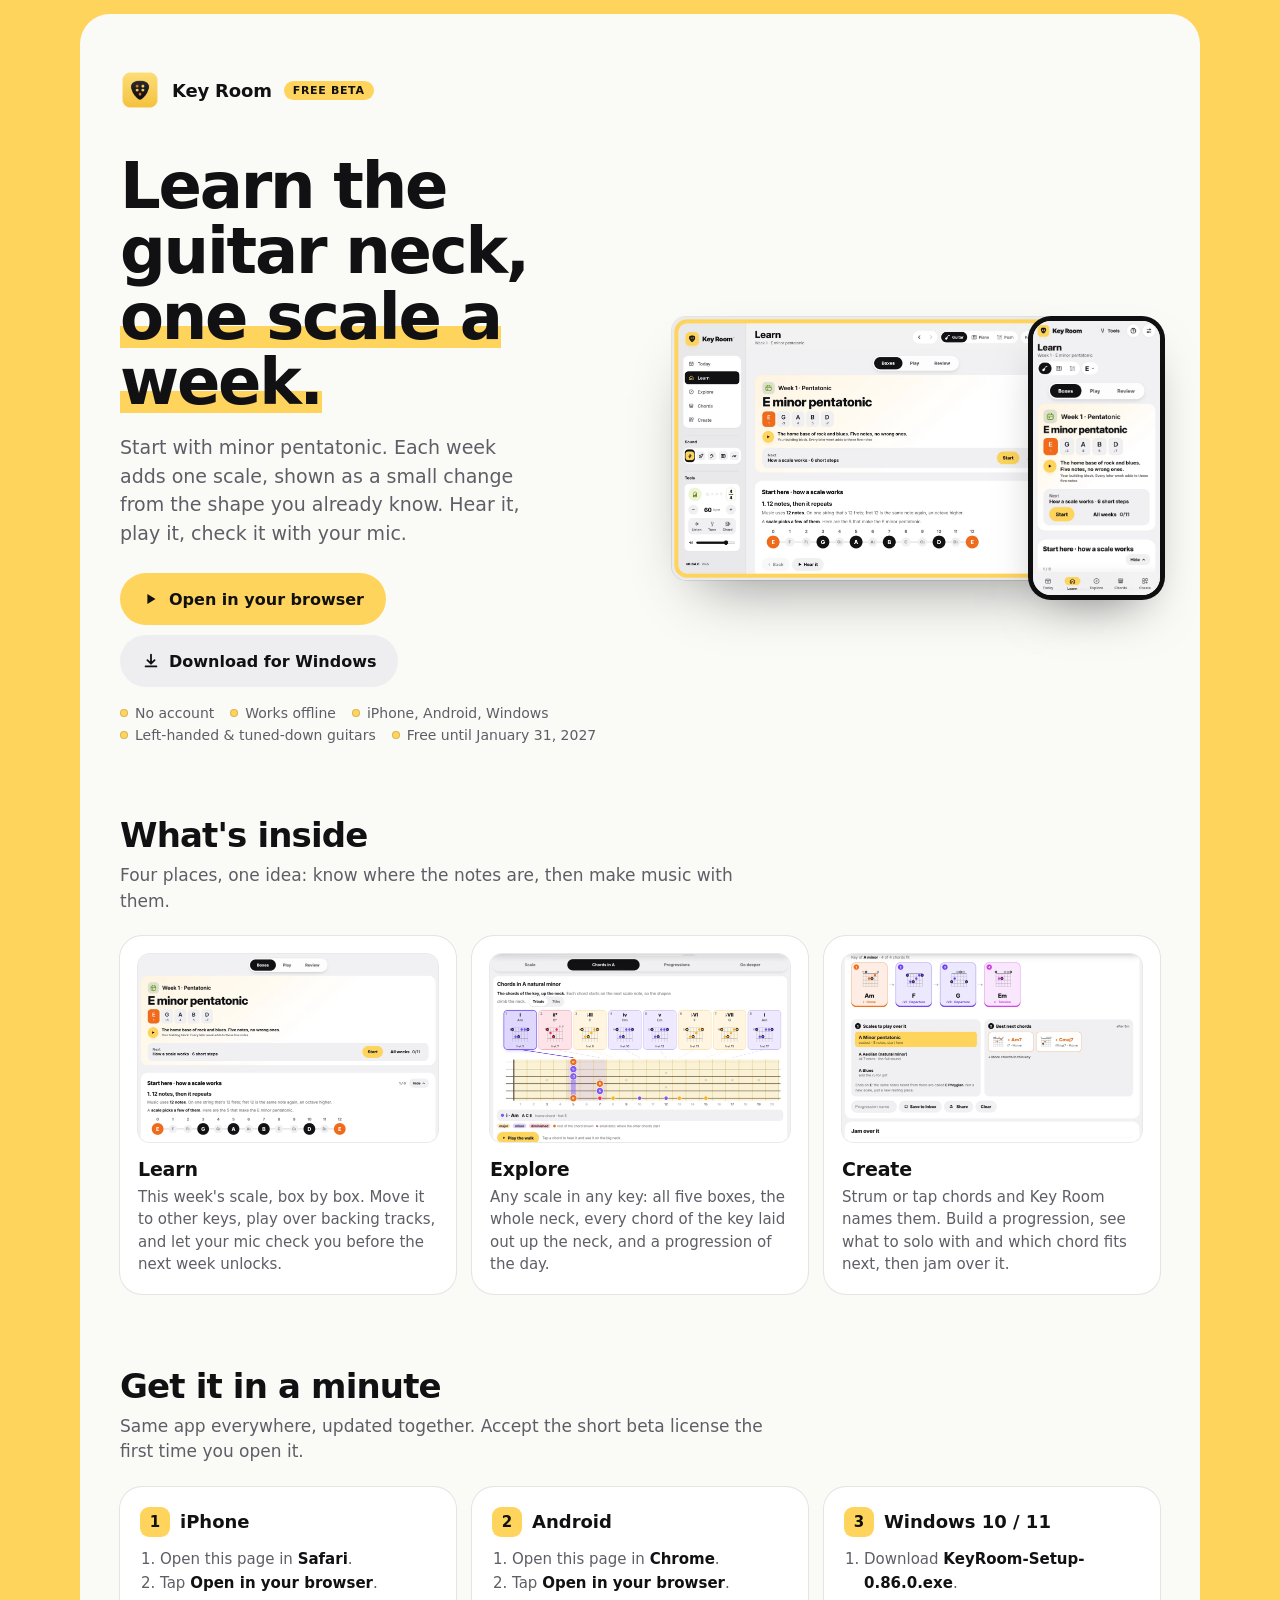
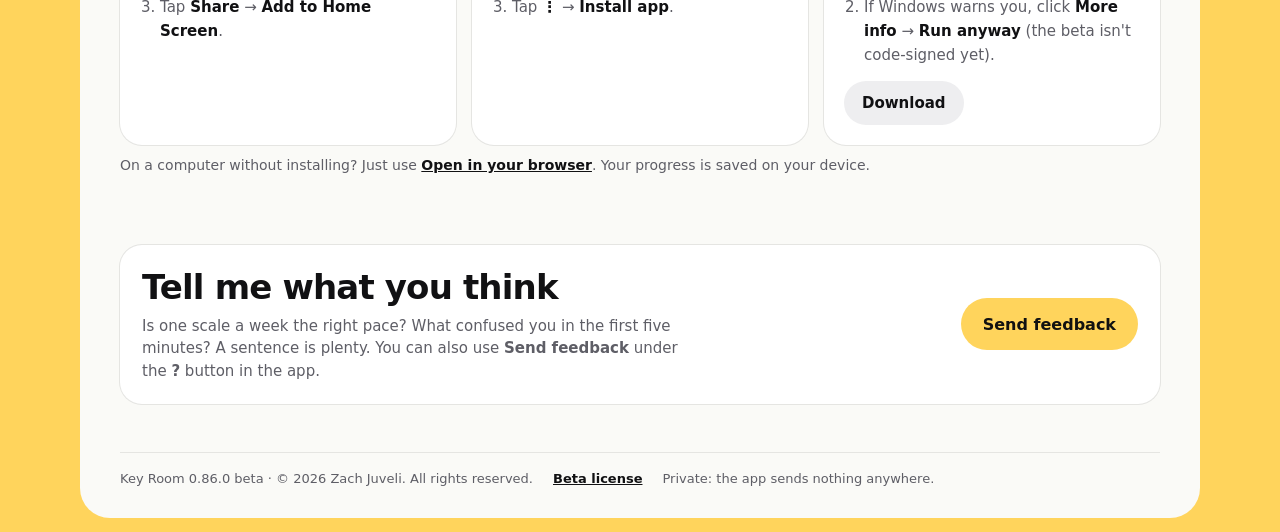
<file: docs/index.html>
<!doctype html>
<html lang="en">
<head>
<meta charset="utf-8">
<meta name="viewport" content="width=device-width,initial-scale=1,viewport-fit=cover">
<title>Key Room: learn guitar one scale a week</title>
<meta name="description" content="Learn guitar one scale per week, built up from minor pentatonic. Free beta for iPhone, Android and Windows. Works offline.">
<meta property="og:type" content="website">
<meta property="og:site_name" content="Key Room">
<meta property="og:title" content="Key Room: learn guitar one scale a week">
<meta property="og:description" content="Learn guitar one scale per week, built up from minor pentatonic. Free beta for iPhone, Android and Windows. Works offline.">
<meta property="og:url" content="https://zjuv007.github.io/keyroom-beta/">
<meta property="og:image" content="https://zjuv007.github.io/keyroom-beta/preview.png">
<meta property="og:image:width" content="1200">
<meta property="og:image:height" content="630">
<meta property="og:image:alt" content="Key Room on a laptop and a phone, showing Week 1: E minor pentatonic">
<meta name="twitter:card" content="summary_large_image">
<meta name="twitter:title" content="Key Room: learn guitar one scale a week">
<meta name="twitter:description" content="Learn guitar one scale per week, built up from minor pentatonic. Free beta for iPhone, Android and Windows. Works offline.">
<meta name="twitter:image" content="https://zjuv007.github.io/keyroom-beta/preview.png">
<link rel="icon" href="icon.png">
<link rel="apple-touch-icon" href="app/icons/apple-touch-icon.png">
<meta name="theme-color" content="#FFD45C">
<style>
:root{--page:#FFD45C;--bg:#FAFAF7;--card:#FFFFFF;--ink:#111113;--ink2:#5E5E66;--line:rgba(17,17,19,.09);--acc:#FFD45C;--root:#F26A1B;--btn2:#EEEEF0}
@media (prefers-color-scheme:dark){:root{--page:#1B1A14;--bg:#0F0F11;--card:#18181B;--ink:#F4F4F6;--ink2:#A2A2AA;--line:rgba(255,255,255,.09);--btn2:#26262B}}
*{box-sizing:border-box}
img{max-width:100%;height:auto}
html{background:var(--page)}
body{margin:0;padding:14px;font-family:"Inter",-apple-system,BlinkMacSystemFont,"Segoe UI Variable Text","Segoe UI",system-ui,sans-serif;color:var(--ink);-webkit-font-smoothing:antialiased}
.wrap{max-width:1120px;margin:0 auto;background:var(--bg);border-radius:30px;padding:56px 40px 32px;overflow:hidden}
@media (max-width:700px){body{padding:0}.wrap{border-radius:0;padding:36px 18px 24px}}
.brand{display:flex;align-items:center;gap:12px;font-weight:800;font-size:18px;letter-spacing:-.01em}
.brand img{width:40px;height:40px;border-radius:11px}
.beta{font-size:11px;font-weight:800;letter-spacing:.06em;background:var(--acc);color:#111;padding:3px 9px;border-radius:999px}
.hero{display:grid;grid-template-columns:1.05fr 1fr;gap:40px;align-items:center;margin-top:44px}
@media (max-width:900px){.hero{grid-template-columns:1fr;gap:28px;margin-top:28px}}
h1{margin:0;font-size:clamp(38px,6vw,64px);line-height:1.02;letter-spacing:-.035em;font-weight:850}
h1 em{font-style:normal;background:linear-gradient(transparent 62%,var(--acc) 62%,var(--acc) 92%,transparent 92%)}
@media (prefers-color-scheme:dark){h1 em{background:none;color:var(--acc)}}
.note a,footer a{color:var(--ink);font-weight:600}
.lead{margin:18px 0 0;font-size:19px;line-height:1.5;color:var(--ink2);max-width:34ch}
.cta{display:flex;flex-wrap:wrap;gap:10px;margin-top:26px}
.b{display:inline-flex;align-items:center;gap:9px;padding:15px 22px;border-radius:999px;font-weight:800;font-size:16px;text-decoration:none;color:var(--ink);background:var(--btn2);min-height:52px}
.b.pri{background:var(--acc);color:#111}
.b svg{width:18px;height:18px;flex:none}
.b:focus-visible{outline:3px solid var(--root);outline-offset:3px}
.facts{display:flex;flex-wrap:wrap;gap:6px 16px;margin:18px 0 0;padding:0;list-style:none;font-size:14px;color:var(--ink2)}
.facts li::before{content:"";display:inline-block;width:8px;height:8px;border-radius:50%;background:var(--acc);margin-right:7px;vertical-align:1px;box-shadow:inset 0 0 0 1px rgba(0,0,0,.15)}
.shots{position:relative;padding-right:14%}
.shots .desk{display:block;width:100%;border-radius:14px;box-shadow:0 30px 60px -28px rgba(0,0,0,.45),0 0 0 1px var(--line)}
.shots .ph{position:absolute;right:0;bottom:-6%;width:26%;border-radius:18px;box-shadow:0 24px 50px -18px rgba(0,0,0,.5),0 0 0 5px #111}
section{margin-top:72px}
@media (max-width:700px){section{margin-top:48px}}
h2{margin:0 0 8px;font-size:clamp(26px,3.4vw,34px);letter-spacing:-.025em}
.sub{margin:0 0 22px;color:var(--ink2);font-size:17px;line-height:1.5;max-width:60ch}
.feat{display:grid;grid-template-columns:repeat(3,1fr);gap:16px}
@media (max-width:900px){.feat{grid-template-columns:1fr}}
.f{background:var(--card);border-radius:22px;padding:18px;box-shadow:0 0 0 1px var(--line)}
.f img{display:block;width:100%;aspect-ratio:16/10;object-fit:cover;object-position:top left;border-radius:12px;box-shadow:0 0 0 1px var(--line)}
.f h3{margin:16px 0 6px;font-size:19px;letter-spacing:-.01em}
.f p{margin:0;color:var(--ink2);font-size:15px;line-height:1.5}
.steps{display:grid;grid-template-columns:repeat(3,1fr);gap:16px}
@media (max-width:900px){.steps{grid-template-columns:1fr}}
.s{background:var(--card);border-radius:22px;padding:20px;box-shadow:0 0 0 1px var(--line)}
.s h3{margin:0 0 10px;font-size:18px;display:flex;align-items:center;gap:10px}
.s h3 i{font-style:normal;width:30px;height:30px;border-radius:9px;background:var(--acc);color:#111;display:grid;place-items:center;font-size:15px}
.s ol{margin:0;padding-left:20px;color:var(--ink2);font-size:15px;line-height:1.6}
.s b{color:var(--ink)}
.s .b{margin-top:14px;padding:11px 18px;min-height:44px;font-size:15px}
.note{margin-top:12px;font-size:14px;color:var(--ink2)}
.fb{display:flex;flex-wrap:wrap;align-items:center;justify-content:space-between;gap:16px;background:var(--card);border-radius:22px;padding:22px;box-shadow:0 0 0 1px var(--line)}
.fb p{margin:6px 0 0;color:var(--ink2);font-size:15px;line-height:1.5;max-width:58ch}
footer{margin-top:48px;padding-top:18px;border-top:1px solid var(--line);display:flex;flex-wrap:wrap;gap:8px 20px;font-size:13px;color:var(--ink2)}
</style>

</head>
<body>
<div class="wrap">
  <div class="brand"><img src="icon.png" alt="" width="40" height="40">Key Room<span class="beta">FREE BETA</span></div>

  <div class="hero">
    <div>
      <h1>Learn the guitar neck, <em>one scale a week.</em></h1>
      <p class="lead">Start with minor pentatonic. Each week adds one scale, shown as a small change from the shape you already know. Hear it, play it, check it with your mic.</p>
      <div class="cta">
        <a class="b pri" href="app/"><svg viewBox="0 0 20 20" aria-hidden="true"><path d="M6 4.5l9 5.5-9 5.5z" fill="currentColor"/></svg>Open in your browser</a>
        <a class="b" href="https://github.com/zjuv007/keyroom-beta/releases/latest"><svg viewBox="0 0 20 20" aria-hidden="true"><path d="M10 3v10m-4-4l4 4 4-4M4 16h12" fill="none" stroke="currentColor" stroke-width="2" stroke-linecap="round" stroke-linejoin="round"/></svg>Download for Windows</a>
      </div>
      <ul class="facts"><li>No account</li><li>Works offline</li><li>iPhone, Android, Windows</li><li>Left-handed &amp; tuned-down guitars</li><li>Free until January 31, 2027</li></ul>
    </div>
    <div class="shots">
      <img class="desk" src="l-shot.webp" width="1600" height="1000" alt="Key Room on a laptop: Week 1, E minor pentatonic, with its boxes and your roadmap">
      <img class="ph" src="l-shot-phone.webp" width="780" height="1688" alt="Key Room on a phone">
    </div>
  </div>

  <section>
    <h2>What's inside</h2>
    <p class="sub">Four places, one idea: know where the notes are, then make music with them.</p>
    <div class="feat">
      <div class="f"><img src="l-crop-learn.webp" alt="Learn: this week's scale and its boxes" loading="lazy" width="1200" height="750"><h3>Learn</h3><p>This week's scale, box by box. Move it to other keys, play over backing tracks, and let your mic check you before the next week unlocks.</p></div>
      <div class="f"><img src="l-crop-explore.webp" alt="Explore: every chord of A natural minor placed up the neck" loading="lazy" width="1200" height="750"><h3>Explore</h3><p>Any scale in any key: all five boxes, the whole neck, every chord of the key laid out up the neck, and a progression of the day.</p></div>
      <div class="f"><img src="l-crop-create.webp" alt="Create: a progression in A minor, the scales that fit and the best next chords" loading="lazy" width="1200" height="750"><h3>Create</h3><p>Strum or tap chords and Key Room names them. Build a progression, see what to solo with and which chord fits next, then jam over it.</p></div>
    </div>
  </section>

  <section id="get">
    <h2>Get it in a minute</h2>
    <p class="sub">Same app everywhere, updated together. Accept the short beta license the first time you open it.</p>
    <div class="steps">
      <div class="s"><h3><i>1</i>iPhone</h3><ol><li>Open this page in <b>Safari</b>.</li><li>Tap <b>Open in your browser</b>.</li><li>Tap <b>Share</b> → <b>Add to Home Screen</b>.</li></ol></div>
      <div class="s"><h3><i>2</i>Android</h3><ol><li>Open this page in <b>Chrome</b>.</li><li>Tap <b>Open in your browser</b>.</li><li>Tap <b>⋮</b> → <b>Install app</b>.</li></ol></div>
      <div class="s"><h3><i>3</i>Windows 10 / 11</h3><ol><li>Download <b>KeyRoom-Setup-0.86.0.exe</b>.</li><li>If Windows warns you, click <b>More info</b> → <b>Run anyway</b> (the beta isn't code-signed yet).</li></ol><a class="b" href="https://github.com/zjuv007/keyroom-beta/releases/latest">Download</a></div>
    </div>
    <p class="note">On a computer without installing? Just use <a href="app/">Open in your browser</a>. Your progress is saved on your device.</p>
  </section>

  <section>
    <div class="fb">
      <div><h2>Tell me what you think</h2><p>Is one scale a week the right pace? What confused you in the first five minutes? A sentence is plenty. You can also use <b>Send feedback</b> under the <b>?</b> button in the app.</p></div>
      <a class="b pri" href="https://github.com/zjuv007/keyroom-beta/issues/new?template=feedback.yml">Send feedback</a>
    </div>
  </section>

  <footer>
    <span>Key Room 0.86.0 beta · © 2026 Zach Juveli. All rights reserved.</span>
    <a href="https://github.com/zjuv007/keyroom-beta/blob/main/LICENSE.txt">Beta license</a>
    <span>Private: the app sends nothing anywhere.</span>
  </footer>
</div>
</body>
</html>
</file>
